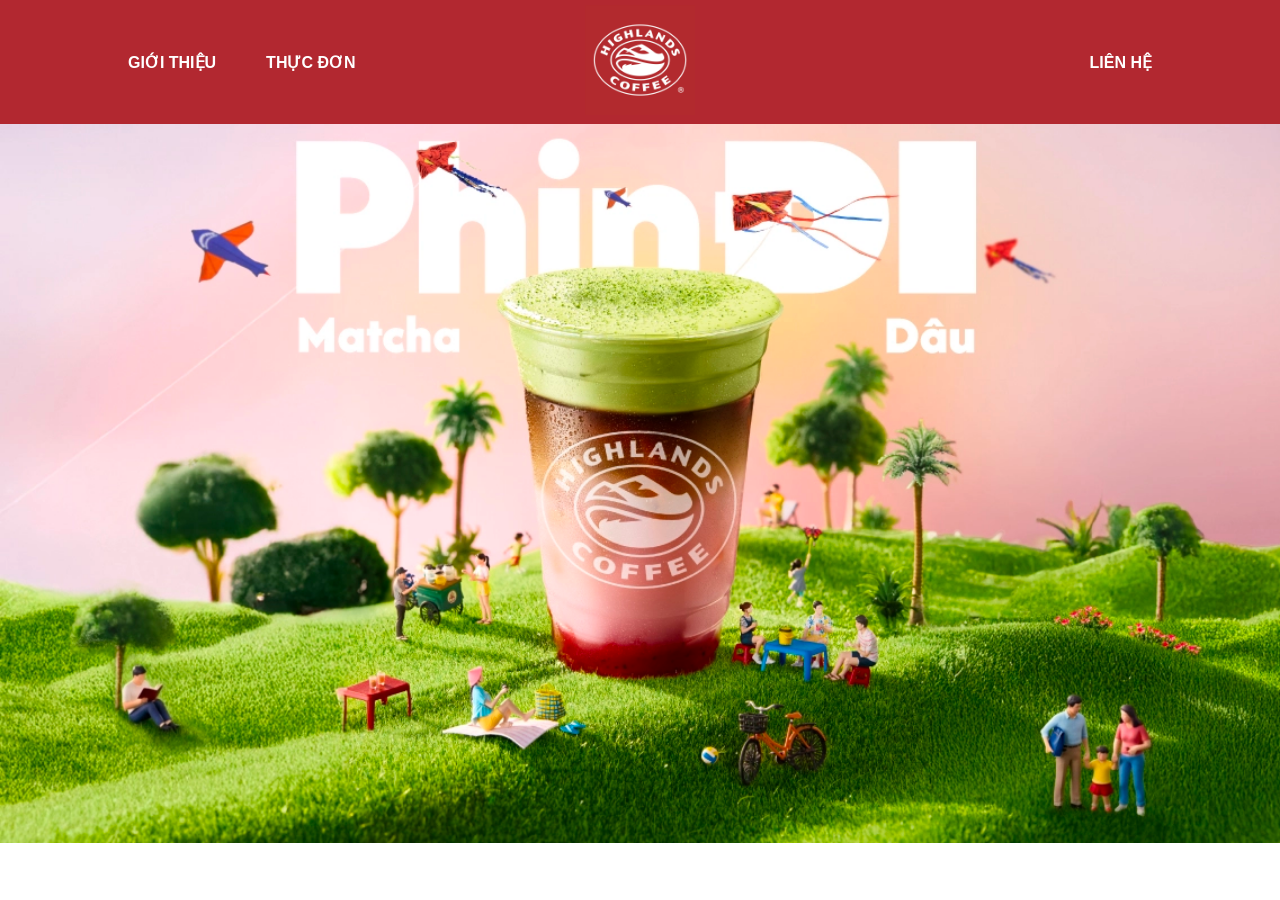
<file: index.html>
<!DOCTYPE html>
<html lang="vi">
<head>
    <meta charset="UTF-8">
    <title>Highlands Coffee</title>
    <link rel="stylesheet" href="css/style.css">
</head>
<body>

<header>
    <nav>

        <ul class="menu-left">
			<li><a href="html/gioi-thieu.html">GIỚI THIỆU</a></li>
			<li><a href="html/san-pham.html">THỰC ĐƠN</a></li>
		</ul>

        <div class="logo">
            <a href="index.html">
                <img src="assets/logo.png" alt="Highlands Coffee">
            </a>
        </div>

        <ul class="menu-right">
            <li><a href="html/lien-he.html">LIÊN HỆ</a></li>
        </ul>

    </nav>
</header>

<section class="banner">

    <img src="assets/banner.jpg" alt="banner highlands coffee">

</section>

</body>
</html>
</file>
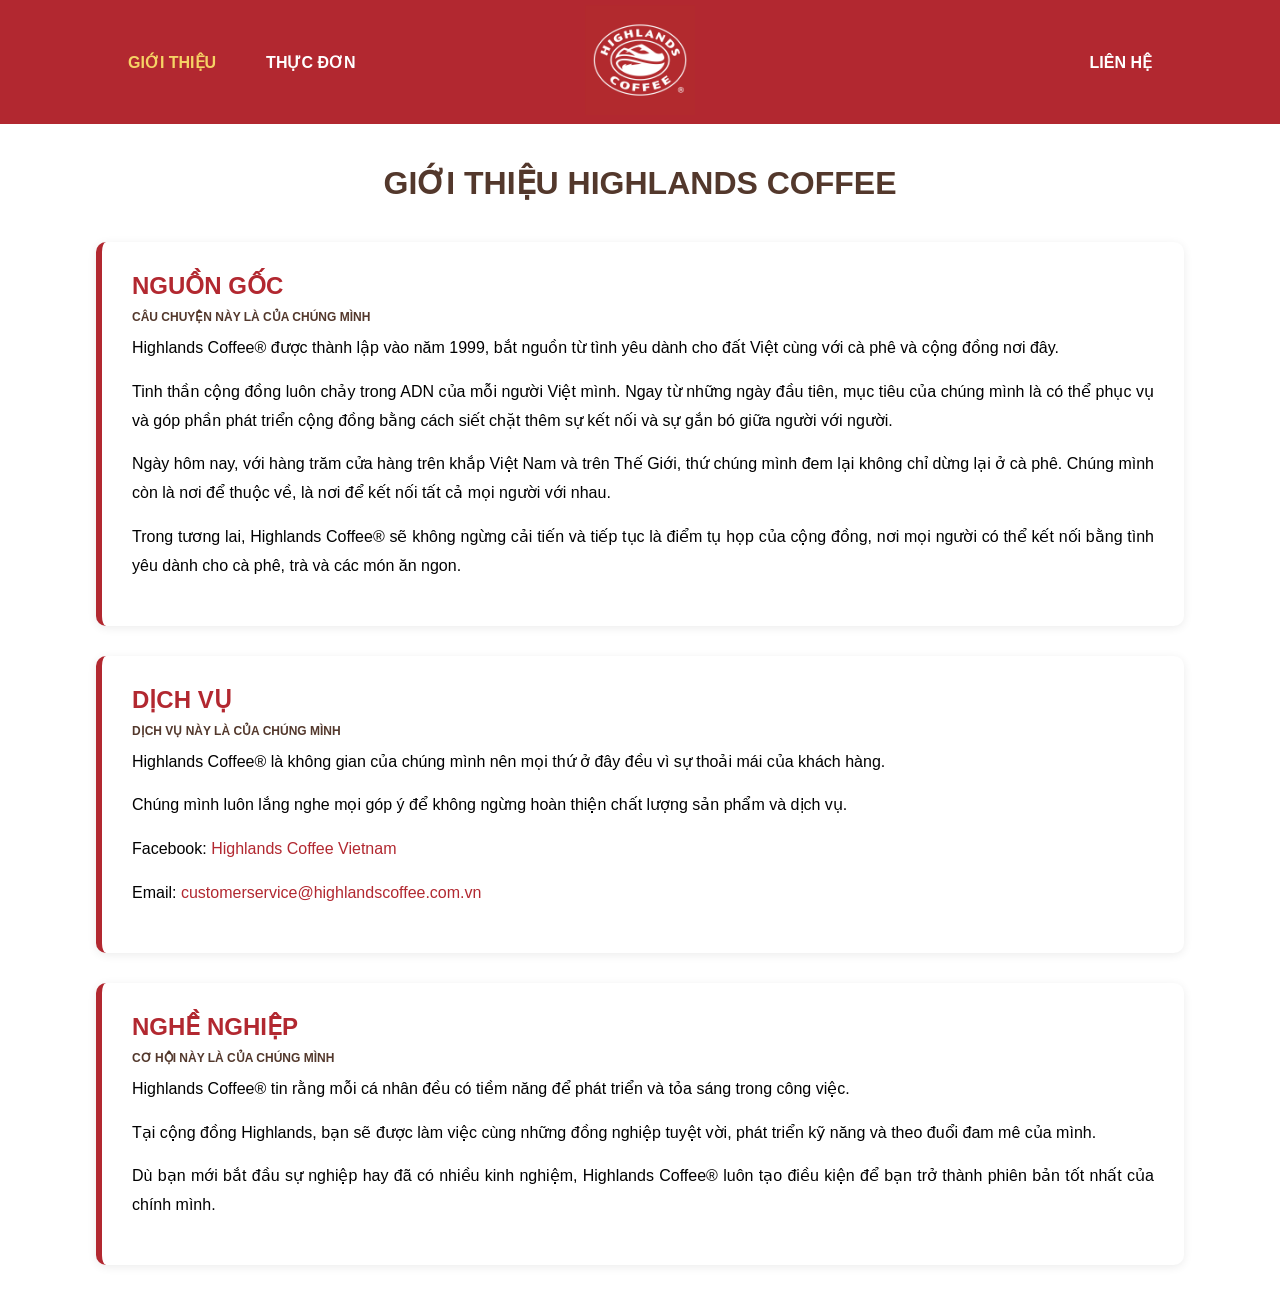
<file: html/gioi-thieu.html>
<!DOCTYPE html>
<html lang="vi">
<head>
    <meta charset="UTF-8">
    <title>Giới Thiệu</title>
    <link rel="stylesheet" href="../css/style.css">
</head>
<body>

<header>
    <nav>

        <ul class="menu-left">
            <li><a class="active" href="gioi-thieu.html">GIỚI THIỆU</a></li>
            <li><a href="san-pham.html">THỰC ĐƠN</a></li>
        </ul>

        <div class="logo">
            <a href="../index.html">
                <img src="../assets/logo.png" alt="Highlands Coffee">
            </a>
        </div>

        <ul class="menu-right">
            <li><a href="lien-he.html">LIÊN HỆ</a></li>
        </ul>

    </nav>
</header>

<section class="about-page">

    <h1 class="page-title">
        GIỚI THIỆU HIGHLANDS COFFEE
    </h1>

    <div class="info-box">

        <h1>NGUỒN GỐC</h1>

        <h5>CÂU CHUYỆN NÀY LÀ CỦA CHÚNG MÌNH</h5>

        <p>
            Highlands Coffee® được thành lập vào năm 1999, bắt nguồn từ tình yêu dành cho đất Việt cùng với cà phê và cộng đồng nơi đây.
        </p>

        <p>
            Tinh thần cộng đồng luôn chảy trong ADN của mỗi người Việt mình. Ngay từ những ngày đầu tiên, mục tiêu của chúng mình là có thể phục vụ và góp phần phát triển cộng đồng bằng cách siết chặt thêm sự kết nối và sự gắn bó giữa người với người.
        </p>

        <p>
            Ngày hôm nay, với hàng trăm cửa hàng trên khắp Việt Nam và trên Thế Giới, thứ chúng mình đem lại không chỉ dừng lại ở cà phê. Chúng mình còn là nơi để thuộc về, là nơi để kết nối tất cả mọi người với nhau.
        </p>

        <p>
            Trong tương lai, Highlands Coffee® sẽ không ngừng cải tiến và tiếp tục là điểm tụ họp của cộng đồng, nơi mọi người có thể kết nối bằng tình yêu dành cho cà phê, trà và các món ăn ngon.
        </p>

    </div>

    <div class="info-box">

        <h1>DỊCH VỤ</h1>

        <h5>DỊCH VỤ NÀY LÀ CỦA CHÚNG MÌNH</h5>

        <p>
            Highlands Coffee® là không gian của chúng mình nên mọi thứ ở đây đều vì sự thoải mái của khách hàng.
        </p>

        <p>
            Chúng mình luôn lắng nghe mọi góp ý để không ngừng hoàn thiện chất lượng sản phẩm và dịch vụ.
        </p>

        <p>
            Facebook:
            <a href="https://www.facebook.com/highlandscoffeevietnam/" target="_blank">
                Highlands Coffee Vietnam
            </a>
        </p>

        <p>
            Email:
            <span class="email">
                customerservice@highlandscoffee.com.vn
            </span>
        </p>

    </div>

    <div class="info-box">

        <h1>NGHỀ NGHIỆP</h1>

        <h5>CƠ HỘI NÀY LÀ CỦA CHÚNG MÌNH</h5>

        <p>
            Highlands Coffee® tin rằng mỗi cá nhân đều có tiềm năng để phát triển và tỏa sáng trong công việc.
        </p>

        <p>
            Tại cộng đồng Highlands, bạn sẽ được làm việc cùng những đồng nghiệp tuyệt vời, phát triển kỹ năng và theo đuổi đam mê của mình.
        </p>

        <p>
            Dù bạn mới bắt đầu sự nghiệp hay đã có nhiều kinh nghiệm, Highlands Coffee® luôn tạo điều kiện để bạn trở thành phiên bản tốt nhất của chính mình.
        </p>

    </div>

</section>


</body>
</html>
</file>
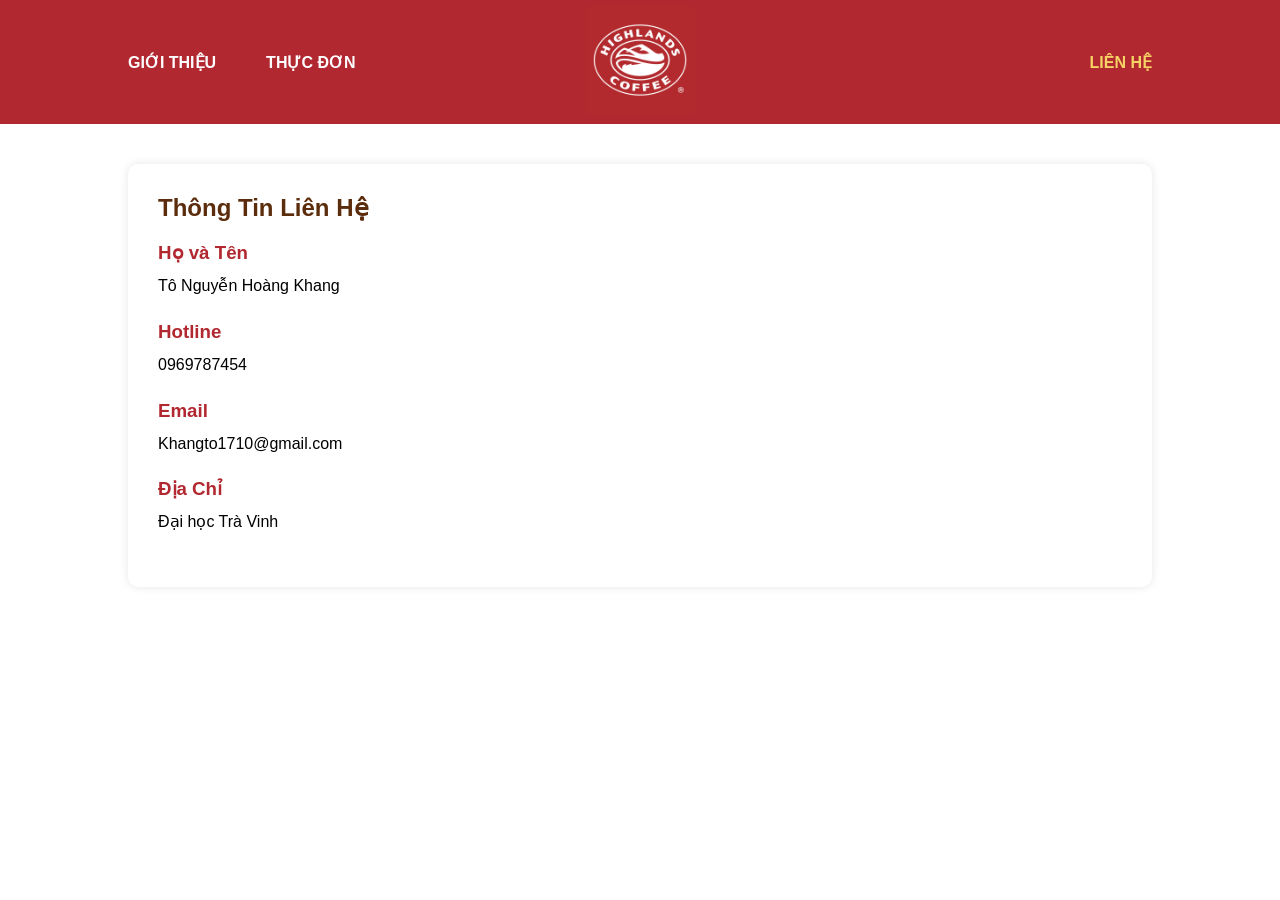
<file: html/lien-he.html>
<!DOCTYPE html>
<html lang="vi">
<head>
    <meta charset="UTF-8">
    <title>Liên Hệ</title>
    <link rel="stylesheet" href="../css/style.css">
</head>
<body>

<header>
    <nav>

        <ul class="menu-left">
            <li><a href="gioi-thieu.html">GIỚI THIỆU</a></li>
            <li><a href="san-pham.html">THỰC ĐƠN</a></li>
        </ul>

        <div class="logo">
            <a href="../index.html">
                <img src="../assets/logo.png" alt="Highlands Coffee">
            </a>
        </div>

        <ul class="menu-right">
            <li><a class="active" href="lien-he.html">LIÊN HỆ</a></li>
        </ul>

    </nav>
</header>

<section class="content">

    <h2>Thông Tin Liên Hệ</h2>

    <div class="contact-item">
        <h3>Họ và Tên</h3>
        <p>Tô Nguyễn Hoàng Khang</p>
    </div>

    <div class="contact-item">
        <h3>Hotline</h3>
        <p>0969787454</p>
    </div>

    <div class="contact-item">
        <h3>Email</h3>
        <p>Khangto1710@gmail.com</p>
    </div>

    <div class="contact-item">
        <h3>Địa Chỉ</h3>
        <p>Đại học Trà Vinh</p>
    </div>

    

</section>

</body>
</html>
</file>
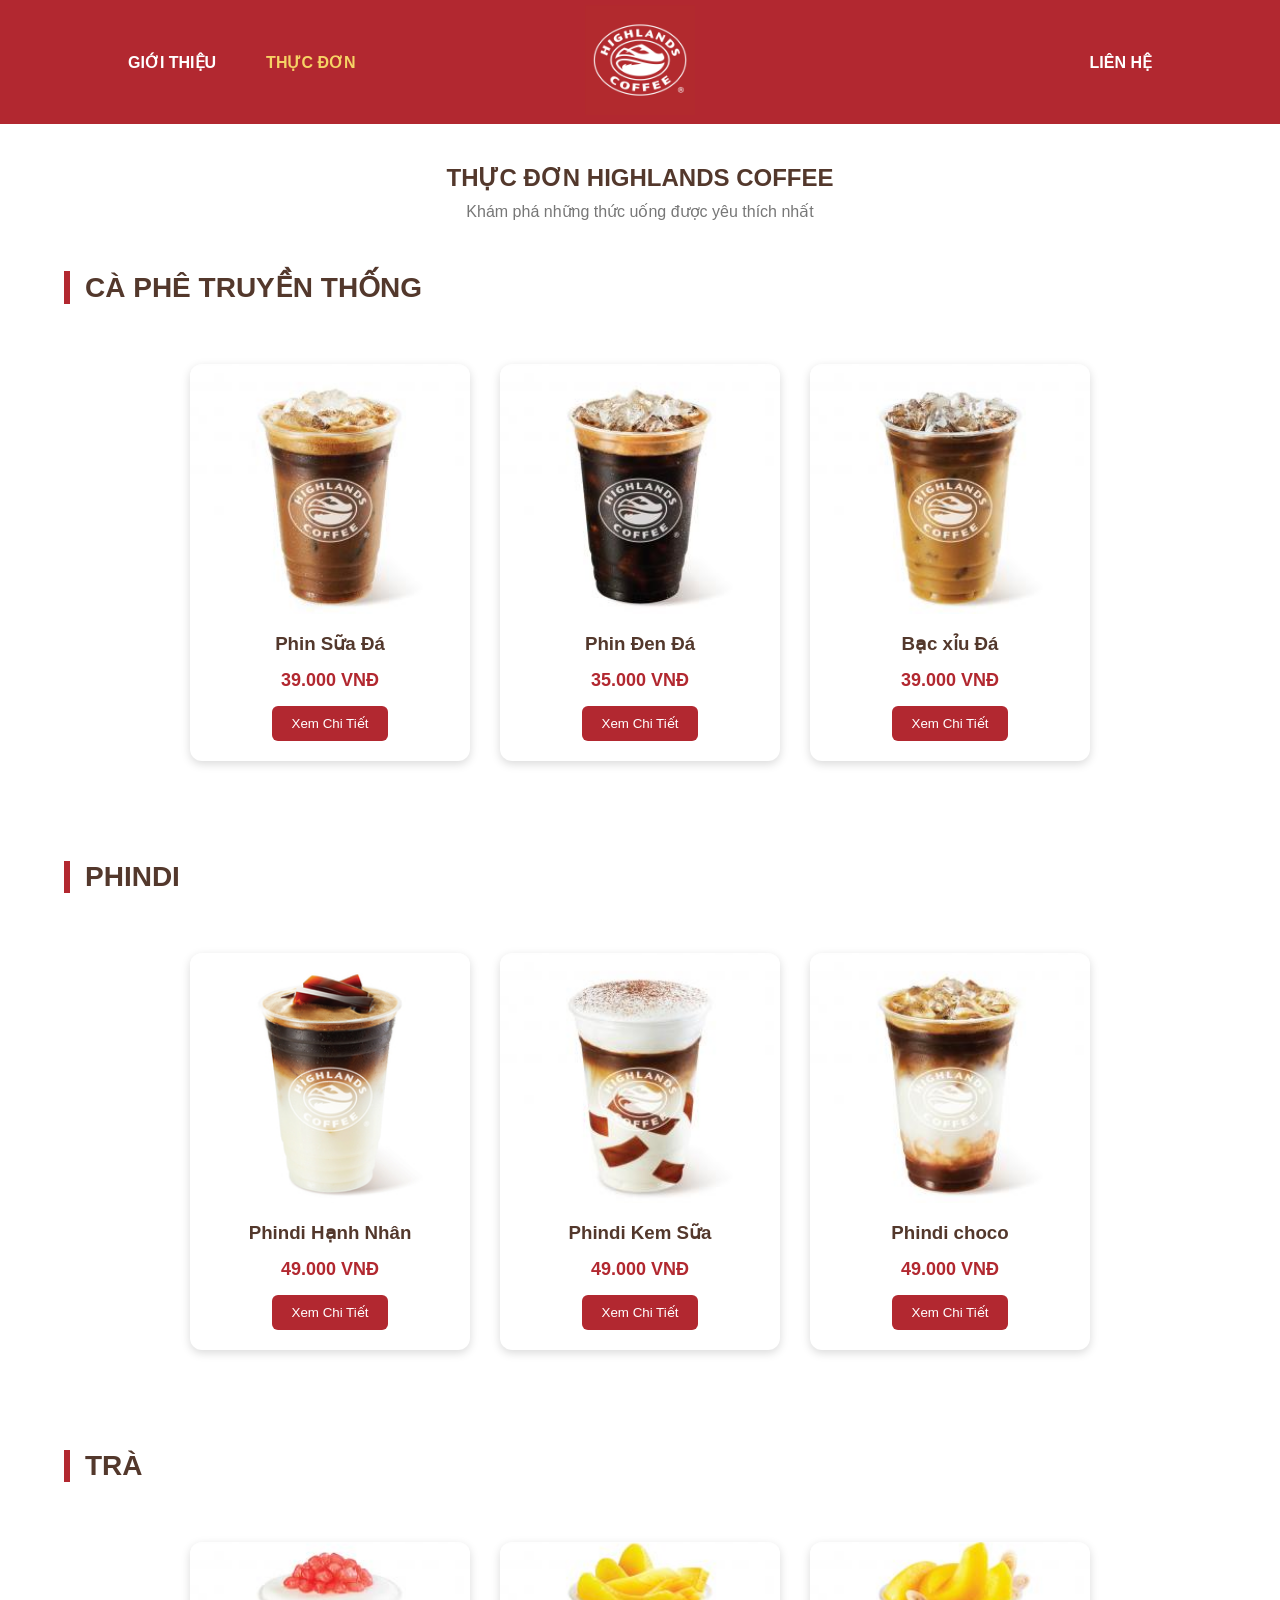
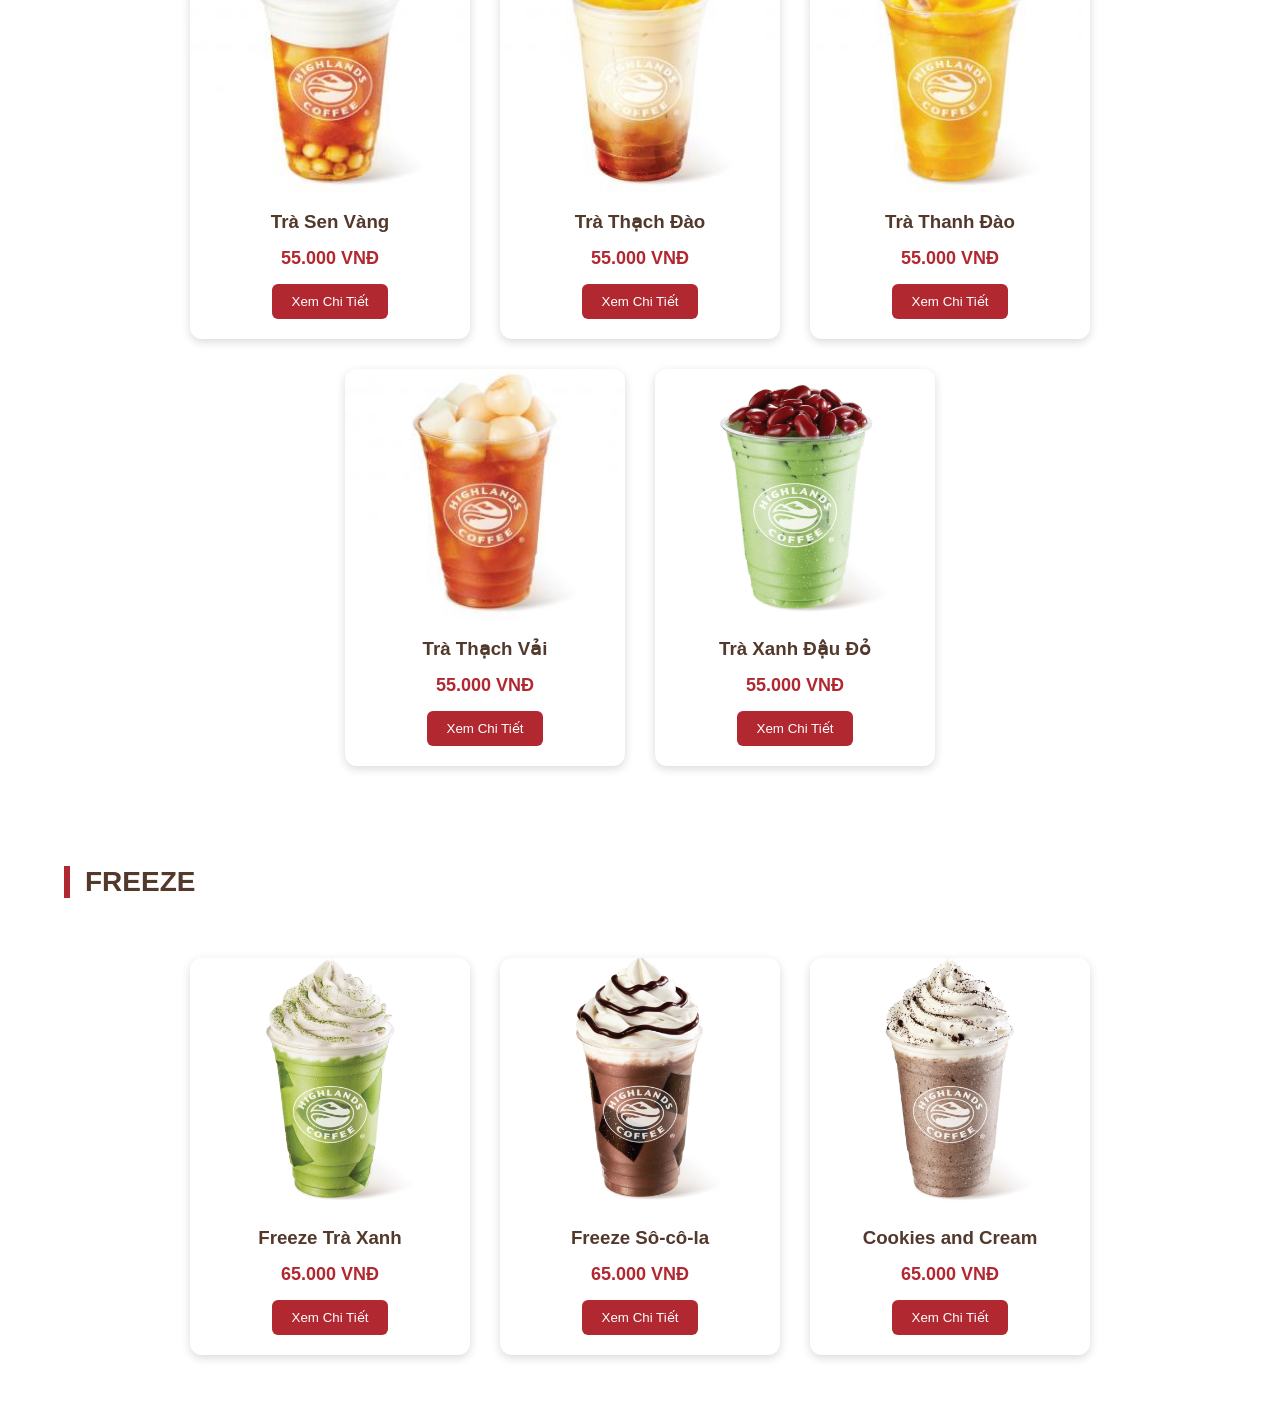
<file: html/san-pham.html>
<!DOCTYPE html>
<html lang="vi">
<head>
    <meta charset="UTF-8">
    <title>Thực Đơn Highlands Coffee</title>
    <link rel="stylesheet" href="../css/style.css">
</head>
<body>

<header>
    <nav>

        <ul class="menu-left">
            <li><a href="gioi-thieu.html">GIỚI THIỆU</a></li>
            <li><a class="active" href="san-pham.html">THỰC ĐƠN</a></li>
        </ul>

        <div class="logo">
            <a href="../index.html">
                <img src="../assets/logo.png" alt="Highlands Coffee">
            </a>
        </div>

        <ul class="menu-right">
            <li><a href="lien-he.html">LIÊN HỆ</a></li>
        </ul>

    </nav>
</header>

<section class="menu-title">

    <h1>THỰC ĐƠN HIGHLANDS COFFEE</h1>

    <p>Khám phá những thức uống được yêu thích nhất</p>

</section>

    <h2 class="category-title">CÀ PHÊ TRUYỀN THỐNG</h2>
    <section class="product-container" id="coffee-list"></section>

    <h2 class="category-title">PHINDI</h2>
    <section class="product-container" id="phindi-list"></section>

    <h2 class="category-title">TRÀ</h2>
    <section class="product-container" id="tea-list"></section>

    <h2 class="category-title">FREEZE</h2>
    <section class="product-container" id="freeze-list"></section>

<script src="../js/script.js"></script>

</body>
</html>
</file>
<file: css/style.css>
*{
    margin: 0;
    padding: 0;
    box-sizing: border-box;
    font-family: Arial, sans-serif;
}

body{
    background-color: #ffffff;
}

/* Header */

header{
    background-color:#b22830;
    color:white;
    padding:5px 0;

}

/* Menu */

nav{
    width:80%;
    margin:auto;

    display:grid;
    grid-template-columns:1fr auto 1fr;
    align-items:center;
}

.menu-left{
    display:flex;
    gap:50px;
    justify-content:flex-start;
}

.menu-right{
    display:flex;
    justify-content:flex-end;
}

nav a{
    color:white;
    text-decoration:none;
    font-weight:bold;
    font-size:16px;
}

nav a:hover{
    color:#F6D365;
}

.logo img{
    width: 110px;
}

/* Trang chủ */

.home{
    text-align: center;
    padding: 60px 20px;
}

.home h2{
    margin-bottom: 15px;
}

/* Giới thiệu và liên hệ */

.content{
    width: 80%;
    margin: 40px auto;
    background: white;
    padding: 30px;
    border-radius: 10px;
    box-shadow: 0 0 10px rgba(0,0,0,0.1);
}

.content h2{
    margin-bottom: 20px;
    color: #5c2d0c;
}

.content p{
    line-height: 1.8;
    margin-bottom: 15px;
}

/* Danh sách sản phẩm */

.product-container{
    display: flex;
    flex-wrap: wrap;
    justify-content: center;
    gap: 30px;
    padding: 40px;
}

.card{
    width: 280px;
    background: white;
    border-radius: 10px;
    overflow: hidden;
    box-shadow: 0 0 10px rgba(0,0,0,0.2);
    text-align: center;
}

.card img{
    width: 100%;
    height: 220px;
    object-fit: cover;
}

.card h3{
    margin-top: 15px;
}

.card p{
    color: red;
    font-weight: bold;
    margin: 10px 0;
}

.card button{
    margin-bottom: 15px;
}

/* Trang chi tiết */

.detail{
    width: 70%;
    margin: 40px auto;
    background: white;
    padding: 30px;
    border-radius: 10px;
    text-align: center;
    box-shadow: 0 0 10px rgba(0,0,0,0.1);
}

.detail h2{
    color: #5c2d0c;
    margin-bottom: 15px;
}

.detail p{
    margin-bottom: 15px;
}

/* Button */

button{
    padding: 10px 20px;
    border: none;
    border-radius: 5px;
    background-color: #5c2d0c;
    color: white;
    cursor: pointer;
}

button:hover{
    background-color: #7d4217;
}

/* Link */

a{
    text-decoration: none;
}

a:hover{
    color: #a3561d;
}

/* Responsive */

@media(max-width:768px){

    nav ul{
        flex-direction: column;
        align-items: center;
    }

    .product-container{
        flex-direction: column;
        align-items: center;
    }

    .content,
    .detail{
        width: 90%;
    }
}

/* Banner */

.banner{
    width:100%;
}

.banner img{
    width:100%;
    height:auto;
    display:block;
}

ul{
    list-style: none;
}

.active{
    color:#F6D365 !important;
}

/* Trang giới thiệu */

.about-page{
    width: 85%;
    margin: 40px auto;
}

.page-title{
    text-align: center;
    color: #53382c;
    margin-bottom: 40px;
    font-size: 32px;
}

.info-box{
    background: white;
    padding: 30px;
    margin-bottom: 30px;

    border-left: 6px solid #b22830;

    border-radius: 10px;

    box-shadow: 0 2px 10px rgba(0,0,0,0.08);
}

.info-box h1{
    color: #b22830;
    margin-bottom: 10px;
}

.info-box h5{
    color: #53382c;
    margin-bottom: 10px;
    font-size: 12px;
}

.info-box p{
    line-height: 1.8;
    margin-bottom: 15px;
    text-align: justify;
}

.info-box a{
    color:#b22830;
    text-decoration:none;
    font-size:16px;
}
.email{
    color:#b22830;
}

 /* trang sản phẩm */
 .menu-title{
    text-align:center;
    margin:40px 0;
}

.menu-title h1{
    color:#53382c;
    margin-bottom:10px;
}

.menu-title p{
    color:#777;
}

.product-container{
    width:90%;
    margin:auto;

    display:flex;
    flex-wrap:wrap;

    justify-content:center;

    gap:30px;

    padding-bottom:50px;
}

.card{
    width:280px;

    background:white;

    border-radius:12px;

    overflow:hidden;

    text-align:center;

    box-shadow:0 3px 10px rgba(0,0,0,0.15);

    transition:0.3s;
}

.card:hover{
    transform:translateY(-8px);
}

.card img{
    width:100%;
    height:250px;

    object-fit:cover;
}

.card h3{
    margin-top:15px;

    color:#53382c;
}

.card p{
    color:#b22830;

    font-size:18px;

    font-weight:bold;

    margin:15px 0;
}

.card button{
    background:#b22830;

    color:white;

    border:none;

    padding:10px 20px;

    border-radius:6px;

    cursor:pointer;

    margin-bottom:20px;
}

.card button:hover{
    background:#53382c;
}

.category-title{
    width:90%;
    margin:50px auto 20px;

    color:#53382c;

    border-left:6px solid #b22830;

    padding-left:15px;

    font-size:28px;
}

/* Chi tiết sản phẩm */

.product-detail{

    width:90%;
    margin:50px auto;

    display:flex;

    gap:50px;

    align-items:center;

    background:white;

    padding:40px;

    border-radius:15px;

    box-shadow:0 4px 15px rgba(0,0,0,0.1);
}

.detail-image{
    flex:1;
    text-align:center;
}

.detail-image img{
    width:350px;
    max-width:100%;
    border-radius:10px;
    object-fit:cover;
}

.detail-info{
    flex:1;
}

.detail-info h1{

    color:#53382c;

    margin-bottom:20px;
}

.price{

    color:#b22830;

    font-size:28px;

    font-weight:bold;

    margin-bottom:20px;
}

.detail-info p{

    line-height:1.8;

    text-align:justify;
}

.detail-info button{

    margin-top:25px;

    background:#b22830;
}

.detail-info button:hover{

    background:#53382c;
}

.back-btn{

    display:inline-block;

    margin-left:15px;

    color:#53382c;
}

/* Trang liên hệ */
.contact-item{
    margin:5px 0;
    padding-bottom:15px;
}

.contact-item h3{
    color:#b22830;
    margin-bottom:8px;
}

.contact-item p{
    margin:0;
}

.contact-item a{
    color:#b22830;
    word-break:break-all;
}
</file>
